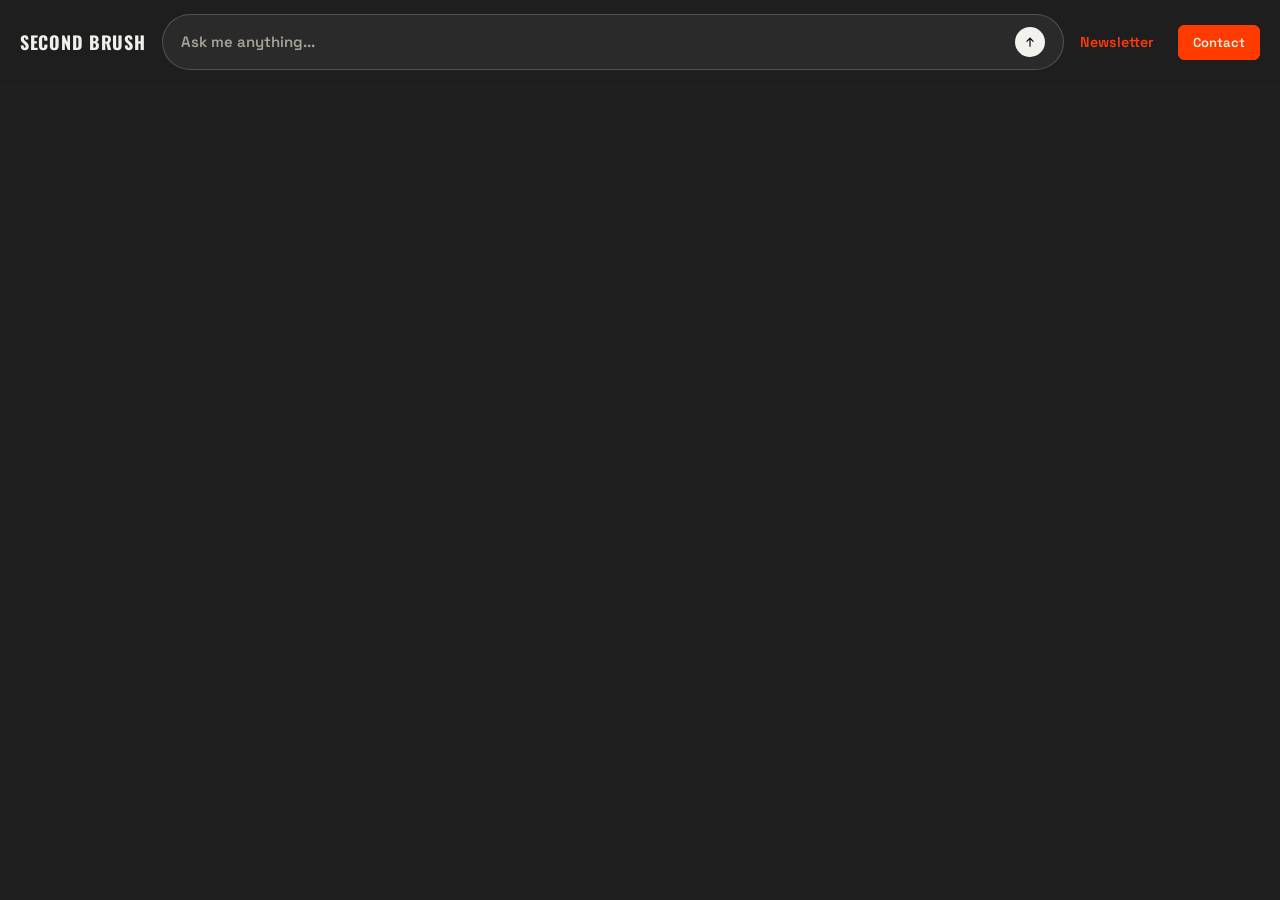
<file: index.html>
<!doctype html>
<html lang="ko">
  <head>
    <meta charset="UTF-8" />
    <meta name="viewport" content="width=device-width, initial-scale=1.0" />
    <title>Second Brush</title>
    <link rel="canonical" href="https://www.secondbrush.co.kr/home/" />
    <meta http-equiv="refresh" content="0; url=/home/" />
    <script>
      window.location.replace('/home/');
    </script>
  </head>
  <body>
    <a href="/home/">Go to Home</a>
  </body>
</html>
</file>
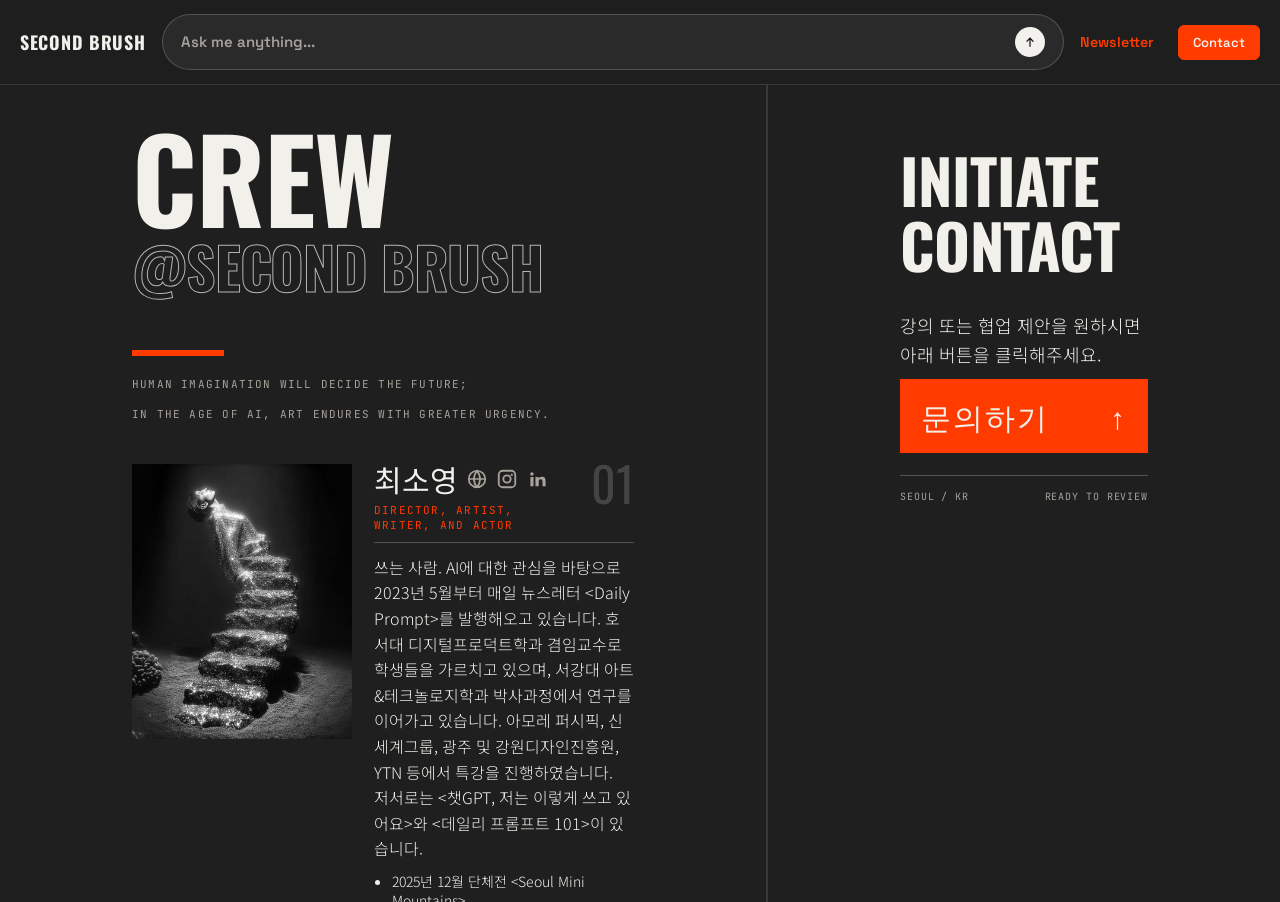
<file: contact/index.html>
<!doctype html>
<html lang="ko">
  <head>
    <meta charset="UTF-8" />
    <meta name="viewport" content="width=device-width, initial-scale=1.0" />
    <!-- Google Tag Manager -->
    <script>(function(w,d,s,l,i){w[l]=w[l]||[];w[l].push({'gtm.start':new Date().getTime(),event:'gtm.js'});var f=d.getElementsByTagName(s)[0],j=d.createElement(s),dl=l!='dataLayer'?'&l='+l:'';j.async=true;j.src='https://www.googletagmanager.com/gtm.js?id='+i+dl;f.parentNode.insertBefore(j,f);})(window,document,'script','dataLayer','GTM-KFZ3HS3B');</script>
    <!-- End Google Tag Manager -->
    <meta name="description" content="Second Brush 크루 소개와 강의/협업 문의 안내 페이지." />
    <meta name="robots" content="index,follow" />
    <link rel="canonical" href="https://www.secondbrush.co.kr/contact/" />
    <meta property="og:type" content="website" />
    <meta property="og:site_name" content="Second Brush" />
    <meta property="og:title" content="Second Brush | Contact" />
    <meta property="og:description" content="Second Brush 크루 소개와 강의/협업 문의 안내 페이지." />
    <meta property="og:url" content="https://www.secondbrush.co.kr/contact/" />
    <title>Second Brush</title>
    <link rel="icon" type="image/svg+xml" href="/assets/favicon.svg" />
    <link rel="preconnect" href="https://fonts.googleapis.com" />
    <link rel="preconnect" href="https://fonts.gstatic.com" crossorigin />
    <link
      href="https://fonts.googleapis.com/css2?family=EB+Garamond:ital,wght@0,400;1,400&family=JetBrains+Mono:wght@400&family=Noto+Sans+KR:wght@300;400;500&family=Oswald:wght@500;700&family=Space+Grotesk:wght@600&display=swap"
      rel="stylesheet"
    />
    <link rel="stylesheet" href="/src/style.css" />
  </head>
  <body class="contact-page">
    <!-- Google Tag Manager (noscript) -->
    <noscript><iframe src="https://www.googletagmanager.com/ns.html?id=GTM-KFZ3HS3B" height="0" width="0" style="display:none;visibility:hidden"></iframe></noscript>
    <!-- End Google Tag Manager (noscript) -->
    <header class="site-header">
      <a class="brand brand-glitch" href="/home/">
        <span class="glitch-text" data-text="SECOND BRUSH">SECOND BRUSH</span>
      </a>

      <a class="ask-bar" href="#" aria-label="Open ask assistant" data-track-event="cta_click" data-track-label="header_ask_bar">
        <span class="ask-bar-text">Ask me anything...</span>
        <span class="ask-send" aria-hidden="true">
          <svg viewBox="0 0 20 20" focusable="false" aria-hidden="true">
            <path d="m10 4.8 4.3 4.3-.95.95-2.65-2.65v7.75H9.35V7.4L6.7 10.05l-.95-.95z" />
          </svg>
        </span>
      </a>

      <nav class="header-actions" aria-label="Primary links">
        <a href="https://blog.secondbrush.co.kr/" class="nav-link" target="_blank" rel="noopener noreferrer" data-track-event="cta_click" data-track-label="header_newsletter">Newsletter</a>
        <a href="/contact/" class="contact-link is-active" data-track-event="cta_click" data-track-label="header_contact">Contact</a>
      </nav>
    </header>

    <main class="contact-editorial contact-editorial-modern">
      <section class="contact-left">
        <div class="contact-left-inner">
          <div class="contact-left-intro">
            <h1 class="contact-manifest-title">
              CREW<br /><span>@SECOND BRUSH</span>
            </h1>
            <div class="contact-rule"></div>
            <p class="eyebrow">Human imagination will decide the future;<br />in the age of AI, art endures with greater urgency.</p>
          </div>

          <article class="crew-card">
            <div class="crew-row">
              <div class="portrait-wrap">
                <img src="/assets/images/crew/soyoung.png" alt="최소영 portrait" />
              </div>
              <div class="crew-meta">
                <div class="crew-head">
                  <div>
                    <div class="crew-name-line">
                      <h3>최소영</h3>
                      <a href="https://www.threads.com/@dailyprompt_" target="_blank" rel="noreferrer noopener" aria-label="최소영 대표 링크" data-track-event="cta_click" data-track-label="crew01_name_link" class="social-icon">
                        <svg class="icon-stroke" viewBox="0 0 24 24" aria-hidden="true">
                          <circle cx="12" cy="12" r="9"></circle>
                          <path d="M3 12h18"></path>
                          <path d="M12 3a14 14 0 0 1 0 18"></path>
                          <path d="M12 3a14 14 0 0 0 0 18"></path>
                        </svg>
                      </a>
                      <a href="https://www.instagram.com/dailyprompt_/" target="_blank" rel="noreferrer noopener" aria-label="최소영 Instagram" data-track-event="cta_click" data-track-label="crew01_instagram" class="social-icon">
                        <svg viewBox="0 0 24 24" aria-hidden="true"><path d="M7.5 2h9A5.5 5.5 0 0 1 22 7.5v9a5.5 5.5 0 0 1-5.5 5.5h-9A5.5 5.5 0 0 1 2 16.5v-9A5.5 5.5 0 0 1 7.5 2Zm0 2A3.5 3.5 0 0 0 4 7.5v9A3.5 3.5 0 0 0 7.5 20h9a3.5 3.5 0 0 0 3.5-3.5v-9A3.5 3.5 0 0 0 16.5 4h-9Zm4.5 3a5 5 0 1 1 0 10 5 5 0 0 1 0-10Zm0 2a3 3 0 1 0 0 6 3 3 0 0 0 0-6Zm5.25-2.75a1.25 1.25 0 1 1 0 2.5 1.25 1.25 0 0 1 0-2.5Z"/></svg>
                      </a>
                      <a href="https://www.linkedin.com/in/syarancha/" target="_blank" rel="noreferrer noopener" aria-label="최소영 LinkedIn" data-track-event="cta_click" data-track-label="crew01_linkedin" class="social-icon">
                        <svg viewBox="0 0 24 24" aria-hidden="true"><path d="M6.5 8.4A1.9 1.9 0 1 1 6.5 4.6a1.9 1.9 0 0 1 0 3.8ZM4.8 9.9h3.4V20H4.8V9.9Zm5.5 0h3.3v1.4h.1c.5-.9 1.6-1.7 3.4-1.7 3.6 0 4.3 2.2 4.3 5.2V20H18v-4.7c0-1.3 0-3-1.9-3s-2.2 1.4-2.2 2.9V20h-3.6V9.9Z"/></svg>
                      </a>
                    </div>
                    <p class="crew-role">Director, Artist, Writer, and Actor</p>
                  </div>
                  <span class="crew-no">01</span>
                </div>
                <p class="crew-bio">
                  쓰는 사람. AI에 대한 관심을 바탕으로 2023년 5월부터 매일 뉴스레터 &lt;Daily Prompt&gt;를 발행해오고 있습니다. 호서대 디지털프로덕트학과 겸임교수로 학생들을 가르치고 있으며, 서강대 아트&amp;테크놀로지학과 박사과정에서 연구를 이어가고 있습니다. 아모레 퍼시픽, 신세계그룹, 광주 및 강원디자인진흥원, YTN 등에서 특강을 진행하였습니다.<br />저서로는 &lt;챗GPT, 저는 이렇게 쓰고 있어요&gt;와 &lt;데일리 프롬프트 101&gt;이 있습니다.
                </p>
                <ul class="crew-books">
                  <li>2025년 12월 단체전 &lt;Seoul Mini Mountains&gt;</li>
                  <li>2025년 11월 개인전 &lt;낮게 흐르는 물&gt;</li>
                  <li>2023년 9월 제 10회 광주디자인비엔날레 &lt;디자인 비엔날레의 시작: 무한한 지평선을 향하여&gt; 공동 작업</li>
                  <li>2023년 3월 국내 최초 ‘AI vs 인간’ &lt;Here WE ARE&gt; 전시 총괄 및 참여작가</li>
                </ul>
                <div class="crew-tags">
                  <span>Daily Prompt</span>
                  <span>Lecturer</span>
                  <span class="is-accent">Research</span>
                </div>
              </div>
            </div>
          </article>

          <article class="crew-card">
            <div class="crew-row">
              <div class="portrait-wrap">
                <img src="/assets/images/crew/jaehong.png" alt="안재홍 portrait" />
              </div>
              <div class="crew-meta">
                <div class="crew-head">
                  <div>
                    <div class="crew-name-line">
                      <h3>안재홍</h3>
                      <a href="https://www.instagram.com/jae_hong__an" target="_blank" rel="noreferrer noopener" aria-label="안재홍 대표 링크" data-track-event="cta_click" data-track-label="crew02_name_link" class="social-icon">
                        <svg viewBox="0 0 24 24" aria-hidden="true"><path d="M7.5 2h9A5.5 5.5 0 0 1 22 7.5v9a5.5 5.5 0 0 1-5.5 5.5h-9A5.5 5.5 0 0 1 2 16.5v-9A5.5 5.5 0 0 1 7.5 2Zm0 2A3.5 3.5 0 0 0 4 7.5v9A3.5 3.5 0 0 0 7.5 20h9a3.5 3.5 0 0 0 3.5-3.5v-9A3.5 3.5 0 0 0 16.5 4h-9Zm4.5 3a5 5 0 1 1 0 10 5 5 0 0 1 0-10Zm0 2a3 3 0 1 0 0 6 3 3 0 0 0 0-6Zm5.25-2.75a1.25 1.25 0 1 1 0 2.5 1.25 1.25 0 0 1 0-2.5Z"/></svg>
                      </a>
                    </div>
                    <p class="crew-role">Media Artist</p>
                  </div>
                  <span class="crew-no">02</span>
                </div>
                <p class="crew-bio">
                  만드는 사람. 생성형 AI 기반 시네마틱 실험을 중심으로 전시, 영상 제작, 강의와 연구를 병행하는 미디어 아티스트입니다. 서강대 아트&amp;테크놀로지학과 박사과정에서 연구를 이어가며, 한경국립대 출강과 함께 이미지·영상 생성 워크숍을 진행하고 있습니다. 공공 전시와 방송, 공연 영상까지 작업 범위를 넓혀왔고, 저서로는 &lt;AI 원더랜드&gt;와 &lt;AI 영상×미드저니·런웨이·소라·클링·하이루오&gt;가 있습니다.
                </p>
                <ul class="crew-books">
                  <li>2025년 10월 개인전 &lt;WE WERE HERE&gt;</li>
                  <li>2025년 9월 Runway AI 단편영화 공모전 ‘Gen 48: Aleph edition, People’s Choice Honoree’ 수상</li>
                  <li>2024년 9월 뉴욕 타임스퀘어 ‘Light Visions’ 아나몰픽 영상 전시</li>
                  <li>2023년 12월 서울라이트 광화문 2023 참여 작가 &lt;A Hundred Possibilites&gt; &amp; &lt;VENECITE&gt;</li>
                  <li>2023년 12월 뮤지컬 &lt;대장장이 척&gt; 무대 영상 제작</li>
                  <li>2023년 9월 제 10회 광주디자인비엔날레 참여작가 &lt;디자인비엔날레의 시작: 무한한 지평선을 향하여&gt;</li>
                  <li>2023년 7월 KBS 2TV 9층시사국 &lt;인공지능,예술을넘보다&gt; 출연 및 생성 AI 영상제작</li>
                  <li>2023년 3월 국내 최초 ‘AI vs 인간’ 단체전 &lt;Here WE ARE&gt; 전시기획 및 참여작가</li>
                </ul>
                <div class="crew-tags">
                  <span>Media Art</span>
                  <span>Exhibition</span>
                  <span class="is-accent">AI Cinema</span>
                </div>
              </div>
            </div>
          </article>

          <article class="crew-card">
            <div class="crew-row">
              <div class="portrait-wrap">
                <img src="/assets/images/crew/junghyun.png" alt="손정현 portrait" />
              </div>
              <div class="crew-meta">
                <div class="crew-head">
                  <div>
                    <div class="crew-name-line">
                      <h3>손정현</h3>
                      <a href="https://sohnjunghyun.com/home" target="_blank" rel="noreferrer noopener" aria-label="손정현 대표 링크" data-track-event="cta_click" data-track-label="crew03_name_link" class="social-icon">
                        <svg class="icon-stroke" viewBox="0 0 24 24" aria-hidden="true">
                          <circle cx="12" cy="12" r="9"></circle>
                          <path d="M3 12h18"></path>
                          <path d="M12 3a14 14 0 0 1 0 18"></path>
                          <path d="M12 3a14 14 0 0 0 0 18"></path>
                        </svg>
                      </a>
                      <a href="https://www.instagram.com/sohnjunghyun/" target="_blank" rel="noreferrer noopener" aria-label="손정현 Instagram" data-track-event="cta_click" data-track-label="crew03_instagram" class="social-icon">
                        <svg viewBox="0 0 24 24" aria-hidden="true"><path d="M7.5 2h9A5.5 5.5 0 0 1 22 7.5v9a5.5 5.5 0 0 1-5.5 5.5h-9A5.5 5.5 0 0 1 2 16.5v-9A5.5 5.5 0 0 1 7.5 2Zm0 2A3.5 3.5 0 0 0 4 7.5v9A3.5 3.5 0 0 0 7.5 20h9a3.5 3.5 0 0 0 3.5-3.5v-9A3.5 3.5 0 0 0 16.5 4h-9Zm4.5 3a5 5 0 1 1 0 10 5 5 0 0 1 0-10Zm0 2a3 3 0 1 0 0 6 3 3 0 0 0 0-6Zm5.25-2.75a1.25 1.25 0 1 1 0 2.5 1.25 1.25 0 0 1 0-2.5Z"/></svg>
                      </a>
                    </div>
                    <p class="crew-role">DESIGNER of OAOO &amp; DIRECTOR of Baecheob</p>
                  </div>
                  <span class="crew-no">03</span>
                </div>
                <p class="crew-bio">
                  지키는 사람. 브랜드의 정체성을 물성과 감각으로 번역하는 작업을 이어가고 있습니다. 홍익대 국제디자인전문대학원 디자인경영 석사 과정을 바탕으로 아이덴티티, 캠페인, 패키지까지 연결된 시각 체계를 설계하며 서울을 기반으로 다양한 브랜드 프로젝트를 진행하고 있습니다.
                </p>
                <ul class="crew-books">
                  <li>2025년 표구용 비단을 활용한 주류 포장 가방 개발, 서울</li>
                  <li>2024년 Pelican Works 프로젝트 아이덴티티, 서울</li>
                  <li>2024년 Surfff 여름 캠페인 2024, 서울</li>
                  <li>2024년 Cafe'in24 기업 아이덴티티, 서울</li>
                  <li>2023년 LONG LABEL 워크북 다이어리 2024, 서울</li>
                  <li>2023년 허블룸 브랜드 비주얼 아이덴티티, 서울</li>
                  <li>2023년 TIFFF 브랜드 매니지먼트, 서울</li>
                </ul>
                <div class="crew-tags">
                  <span>Baecheob</span>
                  <span>Identity</span>
                  <span class="is-accent">Material Craft</span>
                </div>
              </div>
            </div>
          </article>
        </div>
      </section>

      <section class="contact-right">
        <div class="contact-right-inner contact-panel">
          <h2 class="contact-side-title">INITIATE<br />CONTACT</h2>

          <p class="contact-guide">
  강의 또는 협업 제안을 원하시면 아래 버튼을 클릭해주세요.
</p>

<a
  class="contact-submit"
  href="https://iamarancia.notion.site/1a06ec0e5cd2808f8db0ca2d5a79ece3?pvs=105"
  target="_blank"
  rel="noreferrer noopener"
  data-track-event="inquiry_click"
  data-track-label="contact_transmit">
  <span>문의하기</span>
  <span aria-hidden="true">↑</span>
</a>

          <div class="contact-foot-meta">
            <span>SEOUL / KR</span>
            <span>READY TO REVIEW</span>
          </div>
        </div>
      </section>
    </main>

    <script src="/src/site.js"></script>
  </body>
</html>
</file>
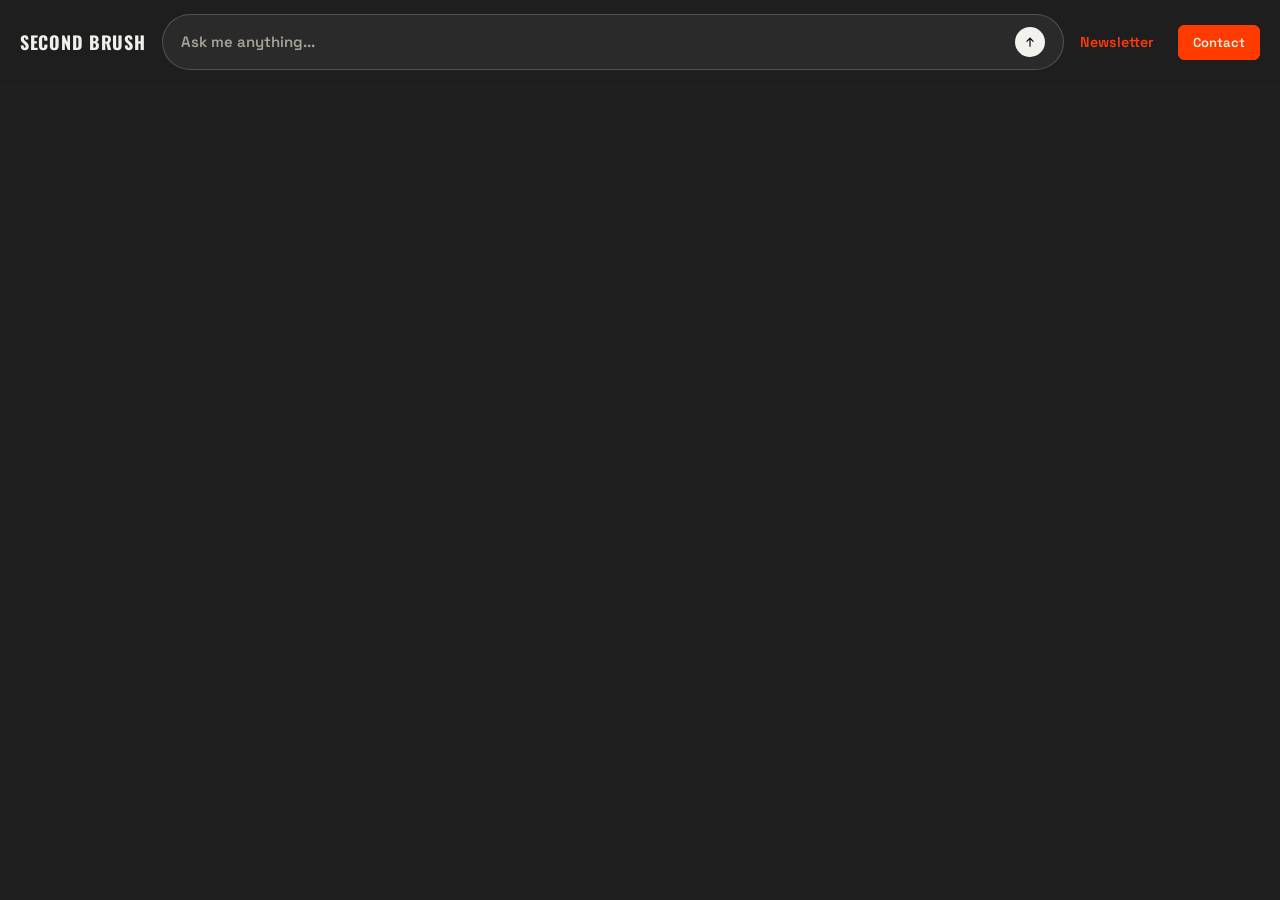
<file: home/index.html>
<!doctype html>
<html lang="ko">
  <head>
    <meta charset="UTF-8" />
    <meta name="viewport" content="width=device-width, initial-scale=1.0" />
    <!-- Google Tag Manager -->
    <script>(function(w,d,s,l,i){w[l]=w[l]||[];w[l].push({'gtm.start':new Date().getTime(),event:'gtm.js'});var f=d.getElementsByTagName(s)[0],j=d.createElement(s),dl=l!='dataLayer'?'&l='+l:'';j.async=true;j.src='https://www.googletagmanager.com/gtm.js?id='+i+dl;f.parentNode.insertBefore(j,f);})(window,document,'script','dataLayer','GTM-KFZ3HS3B');</script>
    <!-- End Google Tag Manager -->
    <meta name="description" content="Second Brush 포트폴리오와 Daily Prompt 아카이브를 탐색하는 에디토리얼 피드." />
    <meta name="robots" content="index,follow" />
    <link rel="canonical" href="https://www.secondbrush.co.kr/home/" />
    <meta property="og:type" content="website" />
    <meta property="og:site_name" content="Second Brush" />
    <meta property="og:title" content="Second Brush" />
    <meta property="og:description" content="Second Brush 포트폴리오와 Daily Prompt 아카이브를 탐색하는 에디토리얼 피드." />
    <meta property="og:url" content="https://www.secondbrush.co.kr/home/" />
    <title>Second Brush</title>
    <link rel="icon" type="image/svg+xml" href="/assets/favicon.svg" />
    <link rel="preconnect" href="https://fonts.googleapis.com" />
    <link rel="preconnect" href="https://fonts.gstatic.com" crossorigin />
    <link
      href="https://fonts.googleapis.com/css2?family=EB+Garamond:ital,wght@0,400;1,400&family=JetBrains+Mono:wght@400&family=Oswald:wght@500;700&family=Space+Grotesk:wght@600&display=swap"
      rel="stylesheet"
    />
    <link rel="stylesheet" href="/src/style.css" />
  </head>
  <body>
    <!-- Google Tag Manager (noscript) -->
    <noscript><iframe src="https://www.googletagmanager.com/ns.html?id=GTM-KFZ3HS3B" height="0" width="0" style="display:none;visibility:hidden"></iframe></noscript>
    <!-- End Google Tag Manager (noscript) -->
    <header class="site-header">
      <a class="brand brand-glitch" href="/home/">
        <span class="glitch-text" data-text="SECOND BRUSH">SECOND BRUSH</span>
      </a>

      <a class="ask-bar" href="/home/" aria-label="Open ask assistant" data-track-event="cta_click" data-track-label="header_ask_bar">
        <span class="ask-bar-text">Ask me anything...</span>
        <span class="ask-send" aria-hidden="true">
          <svg viewBox="0 0 20 20" focusable="false" aria-hidden="true">
            <path d="m10 4.8 4.3 4.3-.95.95-2.65-2.65v7.75H9.35V7.4L6.7 10.05l-.95-.95z" />
          </svg>
        </span>
      </a>

      <nav class="header-actions" aria-label="Primary links">
        <a href="https://blog.secondbrush.co.kr/" class="nav-link" target="_blank" rel="noopener noreferrer" data-track-event="cta_click" data-track-label="header_newsletter">Newsletter</a>
        <a href="/contact/" class="contact-link" data-track-event="cta_click" data-track-label="header_contact">Contact</a>
      </nav>
    </header>

    <main class="layout">
      <section id="feed" class="feed" aria-live="polite"></section>
    </main>

    <template id="card-template">
      <article class="card">
        <div class="card-media-wrap"></div>
        <div class="card-meta">
          <p class="card-title"></p>
          <p class="card-type"></p>
        </div>
      </article>
    </template>

    <script src="/src/site.js"></script>
    <script type="module" src="/src/main.js"></script>
  </body>
</html>
</file>
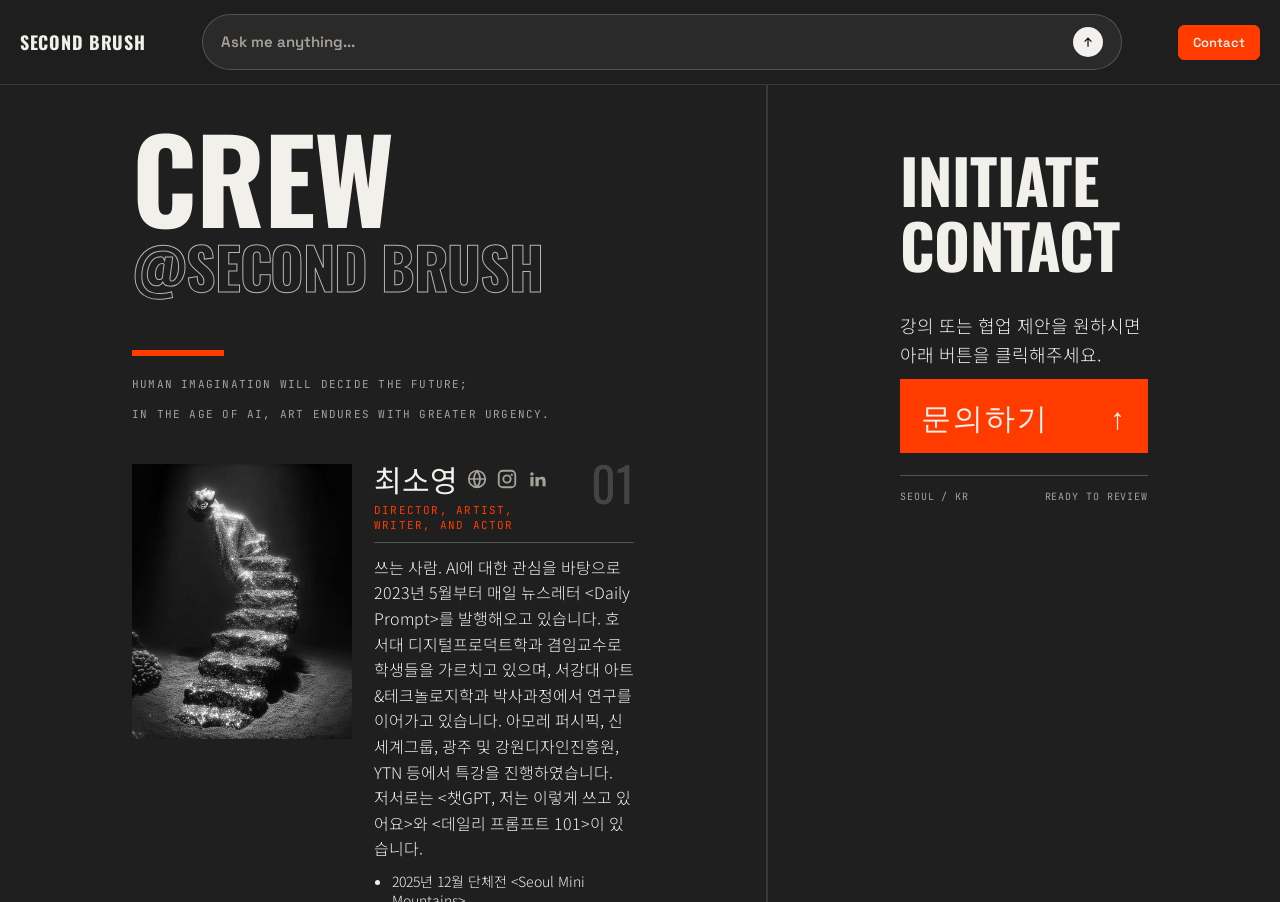
<file: official web/contact/index.html>
<!doctype html>
<html lang="ko">
  <head>
    <meta charset="UTF-8" />
    <meta name="viewport" content="width=device-width, initial-scale=1.0" />
    <!-- Google Tag Manager -->
    <script>(function(w,d,s,l,i){w[l]=w[l]||[];w[l].push({'gtm.start':new Date().getTime(),event:'gtm.js'});var f=d.getElementsByTagName(s)[0],j=d.createElement(s),dl=l!='dataLayer'?'&l='+l:'';j.async=true;j.src='https://www.googletagmanager.com/gtm.js?id='+i+dl;f.parentNode.insertBefore(j,f);})(window,document,'script','dataLayer','GTM-KFZ3HS3B');</script>
    <!-- End Google Tag Manager -->
    <meta name="description" content="Second Brush 크루 소개와 강의/협업 문의 안내 페이지." />
    <meta name="robots" content="index,follow" />
    <link rel="canonical" href="https://www.secondbrush.co.kr/contact/" />
    <meta property="og:type" content="website" />
    <meta property="og:site_name" content="Second Brush" />
    <meta property="og:title" content="Second Brush | Contact" />
    <meta property="og:description" content="Second Brush 크루 소개와 강의/협업 문의 안내 페이지." />
    <meta property="og:url" content="https://www.secondbrush.co.kr/contact/" />
    <title>Second Brush</title>
    <link rel="icon" type="image/svg+xml" href="/assets/favicon.svg" />
    <link rel="preconnect" href="https://fonts.googleapis.com" />
    <link rel="preconnect" href="https://fonts.gstatic.com" crossorigin />
    <link
      href="https://fonts.googleapis.com/css2?family=EB+Garamond:ital,wght@0,400;1,400&family=JetBrains+Mono:wght@400&family=Noto+Sans+KR:wght@300;400;500&family=Oswald:wght@500;700&family=Space+Grotesk:wght@600&display=swap"
      rel="stylesheet"
    />
    <link rel="stylesheet" href="/src/style.css" />
  </head>
  <body class="contact-page">
    <!-- Google Tag Manager (noscript) -->
    <noscript><iframe src="https://www.googletagmanager.com/ns.html?id=GTM-KFZ3HS3B" height="0" width="0" style="display:none;visibility:hidden"></iframe></noscript>
    <!-- End Google Tag Manager (noscript) -->
    <header class="site-header">
      <a class="brand brand-glitch" href="/home/">
        <span class="glitch-text" data-text="SECOND BRUSH">SECOND BRUSH</span>
      </a>

      <a class="ask-bar" href="#" aria-label="Open ask assistant" data-track-event="cta_click" data-track-label="header_ask_bar">
        <span class="ask-bar-text">Ask me anything...</span>
        <span class="ask-send" aria-hidden="true">
          <svg viewBox="0 0 20 20" focusable="false" aria-hidden="true">
            <path d="m10 4.8 4.3 4.3-.95.95-2.65-2.65v7.75H9.35V7.4L6.7 10.05l-.95-.95z" />
          </svg>
        </span>
      </a>

      <nav class="header-actions" aria-label="Primary links">
        <a href="/contact/" class="contact-link is-active" data-track-event="cta_click" data-track-label="header_contact">Contact</a>
      </nav>
    </header>

    <main class="contact-editorial contact-editorial-modern">
      <section class="contact-left">
        <div class="contact-left-inner">
          <div class="contact-left-intro">
            <h1 class="contact-manifest-title">
              CREW<br /><span>@SECOND BRUSH</span>
            </h1>
            <div class="contact-rule"></div>
            <p class="eyebrow">Human imagination will decide the future;<br />in the age of AI, art endures with greater urgency.</p>
          </div>

          <article class="crew-card">
            <div class="crew-row">
              <div class="portrait-wrap">
                <img src="/assets/images/crew/soyoung.png" alt="최소영 portrait" />
              </div>
              <div class="crew-meta">
                <div class="crew-head">
                  <div>
                    <div class="crew-name-line">
                      <h3>최소영</h3>
                      <a href="https://www.threads.com/@dailyprompt_" target="_blank" rel="noreferrer noopener" aria-label="최소영 대표 링크" data-track-event="cta_click" data-track-label="crew01_name_link" class="social-icon">
                        <svg class="icon-stroke" viewBox="0 0 24 24" aria-hidden="true">
                          <circle cx="12" cy="12" r="9"></circle>
                          <path d="M3 12h18"></path>
                          <path d="M12 3a14 14 0 0 1 0 18"></path>
                          <path d="M12 3a14 14 0 0 0 0 18"></path>
                        </svg>
                      </a>
                      <a href="https://www.instagram.com/dailyprompt_/" target="_blank" rel="noreferrer noopener" aria-label="최소영 Instagram" data-track-event="cta_click" data-track-label="crew01_instagram" class="social-icon">
                        <svg viewBox="0 0 24 24" aria-hidden="true"><path d="M7.5 2h9A5.5 5.5 0 0 1 22 7.5v9a5.5 5.5 0 0 1-5.5 5.5h-9A5.5 5.5 0 0 1 2 16.5v-9A5.5 5.5 0 0 1 7.5 2Zm0 2A3.5 3.5 0 0 0 4 7.5v9A3.5 3.5 0 0 0 7.5 20h9a3.5 3.5 0 0 0 3.5-3.5v-9A3.5 3.5 0 0 0 16.5 4h-9Zm4.5 3a5 5 0 1 1 0 10 5 5 0 0 1 0-10Zm0 2a3 3 0 1 0 0 6 3 3 0 0 0 0-6Zm5.25-2.75a1.25 1.25 0 1 1 0 2.5 1.25 1.25 0 0 1 0-2.5Z"/></svg>
                      </a>
                      <a href="https://www.linkedin.com/feed/" target="_blank" rel="noreferrer noopener" aria-label="최소영 LinkedIn" data-track-event="cta_click" data-track-label="crew01_linkedin" class="social-icon">
                        <svg viewBox="0 0 24 24" aria-hidden="true"><path d="M6.5 8.4A1.9 1.9 0 1 1 6.5 4.6a1.9 1.9 0 0 1 0 3.8ZM4.8 9.9h3.4V20H4.8V9.9Zm5.5 0h3.3v1.4h.1c.5-.9 1.6-1.7 3.4-1.7 3.6 0 4.3 2.2 4.3 5.2V20H18v-4.7c0-1.3 0-3-1.9-3s-2.2 1.4-2.2 2.9V20h-3.6V9.9Z"/></svg>
                      </a>
                    </div>
                    <p class="crew-role">Director, Artist, Writer, and Actor</p>
                  </div>
                  <span class="crew-no">01</span>
                </div>
                <p class="crew-bio">
                  쓰는 사람. AI에 대한 관심을 바탕으로 2023년 5월부터 매일 뉴스레터 &lt;Daily Prompt&gt;를 발행해오고 있습니다. 호서대 디지털프로덕트학과 겸임교수로 학생들을 가르치고 있으며, 서강대 아트&amp;테크놀로지학과 박사과정에서 연구를 이어가고 있습니다. 아모레 퍼시픽, 신세계그룹, 광주 및 강원디자인진흥원, YTN 등에서 특강을 진행하였습니다.<br />저서로는 &lt;챗GPT, 저는 이렇게 쓰고 있어요&gt;와 &lt;데일리 프롬프트 101&gt;이 있습니다.
                </p>
                <ul class="crew-books">
                  <li>2025년 12월 단체전 &lt;Seoul Mini Mountains&gt;</li>
                  <li>2025년 11월 개인전 &lt;낮게 흐르는 물&gt;</li>
                  <li>2023년 9월 제 10회 광주디자인비엔날레 &lt;디자인 비엔날레의 시작: 무한한 지평선을 향하여&gt; 공동 작업</li>
                  <li>2023년 3월 국내 최초 ‘AI vs 인간’ &lt;Here WE ARE&gt; 전시 총괄 및 참여작가</li>
                </ul>
                <div class="crew-tags">
                  <span>Daily Prompt</span>
                  <span>Lecturer</span>
                  <span class="is-accent">Research</span>
                </div>
              </div>
            </div>
          </article>

          <article class="crew-card">
            <div class="crew-row">
              <div class="portrait-wrap">
                <img src="/assets/images/crew/jaehong.png" alt="안재홍 portrait" />
              </div>
              <div class="crew-meta">
                <div class="crew-head">
                  <div>
                    <div class="crew-name-line">
                      <h3>안재홍</h3>
                      <a href="https://www.instagram.com/jae_hong__an" target="_blank" rel="noreferrer noopener" aria-label="안재홍 대표 링크" data-track-event="cta_click" data-track-label="crew02_name_link" class="social-icon">
                        <svg viewBox="0 0 24 24" aria-hidden="true"><path d="M7.5 2h9A5.5 5.5 0 0 1 22 7.5v9a5.5 5.5 0 0 1-5.5 5.5h-9A5.5 5.5 0 0 1 2 16.5v-9A5.5 5.5 0 0 1 7.5 2Zm0 2A3.5 3.5 0 0 0 4 7.5v9A3.5 3.5 0 0 0 7.5 20h9a3.5 3.5 0 0 0 3.5-3.5v-9A3.5 3.5 0 0 0 16.5 4h-9Zm4.5 3a5 5 0 1 1 0 10 5 5 0 0 1 0-10Zm0 2a3 3 0 1 0 0 6 3 3 0 0 0 0-6Zm5.25-2.75a1.25 1.25 0 1 1 0 2.5 1.25 1.25 0 0 1 0-2.5Z"/></svg>
                      </a>
                    </div>
                    <p class="crew-role">Media Artist</p>
                  </div>
                  <span class="crew-no">02</span>
                </div>
                <p class="crew-bio">
                  만드는 사람. 생성형 AI 기반 시네마틱 실험을 중심으로 전시, 영상 제작, 강의와 연구를 병행하는 미디어 아티스트입니다. 서강대 아트&amp;테크놀로지학과 박사과정에서 연구를 이어가며, 한경국립대 출강과 함께 이미지·영상 생성 워크숍을 진행하고 있습니다. 공공 전시와 방송, 공연 영상까지 작업 범위를 넓혀왔고, 저서로는 &lt;AI 원더랜드&gt;와 &lt;AI 영상×미드저니·런웨이·소라·클링·하이루오&gt;가 있습니다.
                </p>
                <ul class="crew-books">
                  <li>2025년 10월 개인전 &lt;WE WERE HERE&gt;</li>
                  <li>2025년 9월 Runway AI 단편영화 공모전 ‘Gen 48: Aleph edition, People’s Choice Honoree’ 수상</li>
                  <li>2024년 9월 뉴욕 타임스퀘어 ‘Light Visions’ 아나몰픽 영상 전시</li>
                  <li>2023년 12월 서울라이트 광화문 2023 참여 작가 &lt;A Hundred Possibilites&gt; &amp; &lt;VENECITE&gt;</li>
                  <li>2023년 12월 뮤지컬 &lt;대장장이 척&gt; 무대 영상 제작</li>
                  <li>2023년 9월 제 10회 광주디자인비엔날레 참여작가 &lt;디자인비엔날레의 시작: 무한한 지평선을 향하여&gt;</li>
                  <li>2023년 7월 KBS 2TV 9층시사국 &lt;인공지능,예술을넘보다&gt; 출연 및 생성 AI 영상제작</li>
                  <li>2023년 3월 국내 최초 ‘AI vs 인간’ 단체전 &lt;Here WE ARE&gt; 전시기획 및 참여작가</li>
                </ul>
                <div class="crew-tags">
                  <span>Media Art</span>
                  <span>Exhibition</span>
                  <span class="is-accent">AI Cinema</span>
                </div>
              </div>
            </div>
          </article>

          <article class="crew-card">
            <div class="crew-row">
              <div class="portrait-wrap">
                <img src="/assets/images/crew/junghyun.png" alt="손정현 portrait" />
              </div>
              <div class="crew-meta">
                <div class="crew-head">
                  <div>
                    <div class="crew-name-line">
                      <h3>손정현</h3>
                      <a href="https://sohnjunghyun.com/home" target="_blank" rel="noreferrer noopener" aria-label="손정현 대표 링크" data-track-event="cta_click" data-track-label="crew03_name_link" class="social-icon">
                        <svg class="icon-stroke" viewBox="0 0 24 24" aria-hidden="true">
                          <circle cx="12" cy="12" r="9"></circle>
                          <path d="M3 12h18"></path>
                          <path d="M12 3a14 14 0 0 1 0 18"></path>
                          <path d="M12 3a14 14 0 0 0 0 18"></path>
                        </svg>
                      </a>
                      <a href="https://www.instagram.com/sohnjunghyun/" target="_blank" rel="noreferrer noopener" aria-label="손정현 Instagram" data-track-event="cta_click" data-track-label="crew03_instagram" class="social-icon">
                        <svg viewBox="0 0 24 24" aria-hidden="true"><path d="M7.5 2h9A5.5 5.5 0 0 1 22 7.5v9a5.5 5.5 0 0 1-5.5 5.5h-9A5.5 5.5 0 0 1 2 16.5v-9A5.5 5.5 0 0 1 7.5 2Zm0 2A3.5 3.5 0 0 0 4 7.5v9A3.5 3.5 0 0 0 7.5 20h9a3.5 3.5 0 0 0 3.5-3.5v-9A3.5 3.5 0 0 0 16.5 4h-9Zm4.5 3a5 5 0 1 1 0 10 5 5 0 0 1 0-10Zm0 2a3 3 0 1 0 0 6 3 3 0 0 0 0-6Zm5.25-2.75a1.25 1.25 0 1 1 0 2.5 1.25 1.25 0 0 1 0-2.5Z"/></svg>
                      </a>
                    </div>
                    <p class="crew-role">DESIGNER of OAOO &amp; DIRECTOR of Baecheob</p>
                  </div>
                  <span class="crew-no">03</span>
                </div>
                <p class="crew-bio">
                  지키는 사람. 브랜드의 정체성을 물성과 감각으로 번역하는 작업을 이어가고 있습니다. 홍익대 국제디자인전문대학원 디자인경영 석사 과정을 바탕으로 아이덴티티, 캠페인, 패키지까지 연결된 시각 체계를 설계하며 서울을 기반으로 다양한 브랜드 프로젝트를 진행하고 있습니다.
                </p>
                <ul class="crew-books">
                  <li>2025년 표구용 비단을 활용한 주류 포장 가방 개발, 서울</li>
                  <li>2024년 Pelican Works 프로젝트 아이덴티티, 서울</li>
                  <li>2024년 Surfff 여름 캠페인 2024, 서울</li>
                  <li>2024년 Cafe'in24 기업 아이덴티티, 서울</li>
                  <li>2023년 LONG LABEL 워크북 다이어리 2024, 서울</li>
                  <li>2023년 허블룸 브랜드 비주얼 아이덴티티, 서울</li>
                  <li>2023년 TIFFF 브랜드 매니지먼트, 서울</li>
                </ul>
                <div class="crew-tags">
                  <span>Baecheob</span>
                  <span>Identity</span>
                  <span class="is-accent">Material Craft</span>
                </div>
              </div>
            </div>
          </article>
        </div>
      </section>

      <section class="contact-right">
        <div class="contact-right-inner contact-panel">
          <h2 class="contact-side-title">INITIATE<br />CONTACT</h2>

          <p class="contact-guide">
  강의 또는 협업 제안을 원하시면 아래 버튼을 클릭해주세요.
</p>

<a
  class="contact-submit"
  href="https://iamarancia.notion.site/1a06ec0e5cd2808f8db0ca2d5a79ece3?pvs=105"
  target="_blank"
  rel="noreferrer noopener"
  data-track-event="inquiry_click"
  data-track-label="contact_transmit">
  <span>문의하기</span>
  <span aria-hidden="true">↑</span>
</a>

          <div class="contact-foot-meta">
            <span>SEOUL / KR</span>
            <span>READY TO REVIEW</span>
          </div>
        </div>
      </section>
    </main>

    <script src="/src/site.js"></script>
  </body>
</html>
</file>
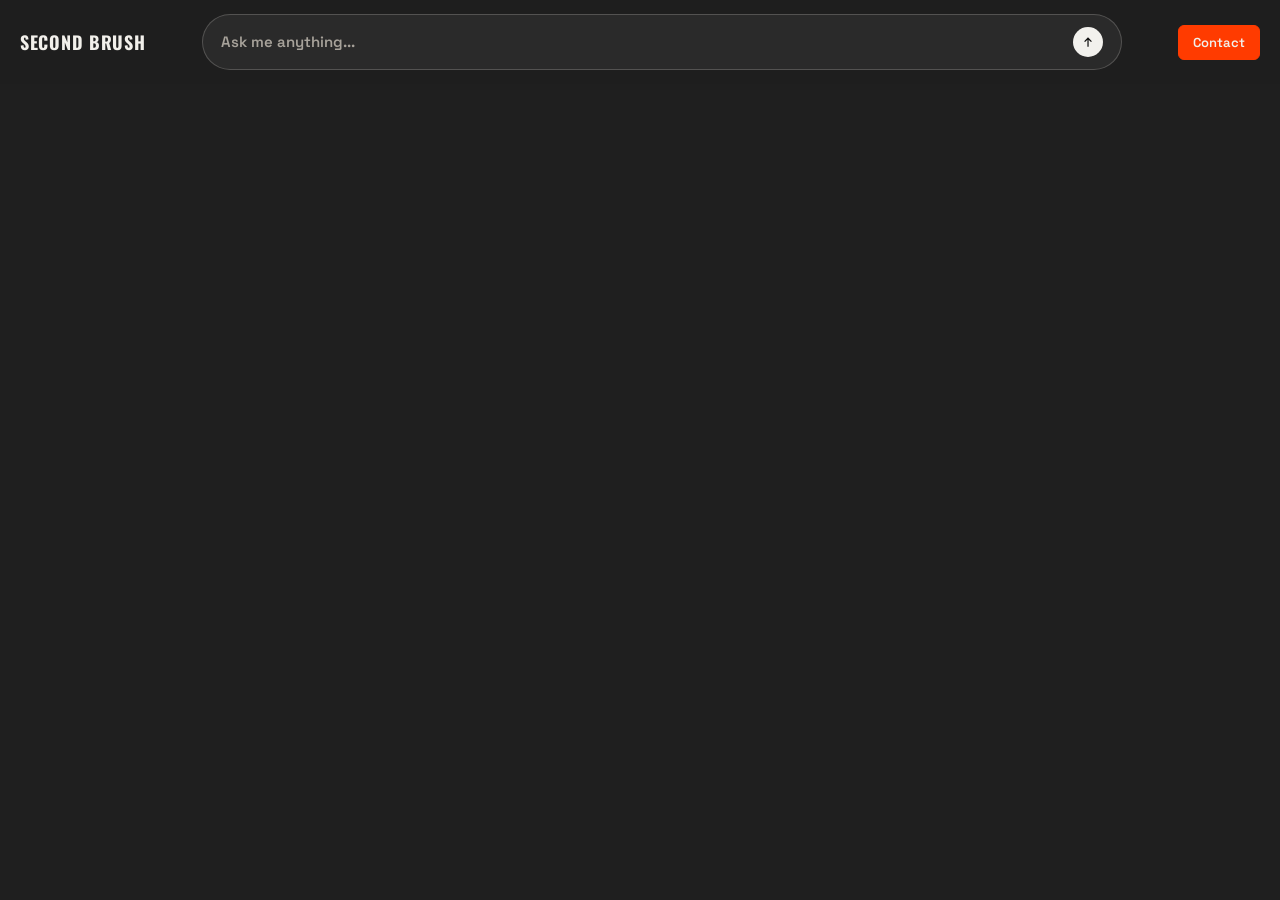
<file: official web/home/index.html>
<!doctype html>
<html lang="ko">
  <head>
    <meta charset="UTF-8" />
    <meta name="viewport" content="width=device-width, initial-scale=1.0" />
    <!-- Google Tag Manager -->
    <script>(function(w,d,s,l,i){w[l]=w[l]||[];w[l].push({'gtm.start':new Date().getTime(),event:'gtm.js'});var f=d.getElementsByTagName(s)[0],j=d.createElement(s),dl=l!='dataLayer'?'&l='+l:'';j.async=true;j.src='https://www.googletagmanager.com/gtm.js?id='+i+dl;f.parentNode.insertBefore(j,f);})(window,document,'script','dataLayer','GTM-KFZ3HS3B');</script>
    <!-- End Google Tag Manager -->
    <meta name="description" content="Second Brush 포트폴리오와 Daily Prompt 아카이브를 탐색하는 에디토리얼 피드." />
    <meta name="robots" content="index,follow" />
    <link rel="canonical" href="https://www.secondbrush.co.kr/home/" />
    <meta property="og:type" content="website" />
    <meta property="og:site_name" content="Second Brush" />
    <meta property="og:title" content="Second Brush" />
    <meta property="og:description" content="Second Brush 포트폴리오와 Daily Prompt 아카이브를 탐색하는 에디토리얼 피드." />
    <meta property="og:url" content="https://www.secondbrush.co.kr/home/" />
    <title>Second Brush</title>
    <link rel="icon" type="image/svg+xml" href="/assets/favicon.svg" />
    <link rel="preconnect" href="https://fonts.googleapis.com" />
    <link rel="preconnect" href="https://fonts.gstatic.com" crossorigin />
    <link
      href="https://fonts.googleapis.com/css2?family=EB+Garamond:ital,wght@0,400;1,400&family=JetBrains+Mono:wght@400&family=Oswald:wght@500;700&family=Space+Grotesk:wght@600&display=swap"
      rel="stylesheet"
    />
    <link rel="stylesheet" href="/src/style.css" />
  </head>
  <body>
    <!-- Google Tag Manager (noscript) -->
    <noscript><iframe src="https://www.googletagmanager.com/ns.html?id=GTM-KFZ3HS3B" height="0" width="0" style="display:none;visibility:hidden"></iframe></noscript>
    <!-- End Google Tag Manager (noscript) -->
    <header class="site-header">
      <a class="brand brand-glitch" href="/home/">
        <span class="glitch-text" data-text="SECOND BRUSH">SECOND BRUSH</span>
      </a>

      <a class="ask-bar" href="/home/" aria-label="Open ask assistant" data-track-event="cta_click" data-track-label="header_ask_bar">
        <span class="ask-bar-text">Ask me anything...</span>
        <span class="ask-send" aria-hidden="true">
          <svg viewBox="0 0 20 20" focusable="false" aria-hidden="true">
            <path d="m10 4.8 4.3 4.3-.95.95-2.65-2.65v7.75H9.35V7.4L6.7 10.05l-.95-.95z" />
          </svg>
        </span>
      </a>

      <nav class="header-actions" aria-label="Primary links">
        <a href="/contact/" class="contact-link" data-track-event="cta_click" data-track-label="header_contact">Contact</a>
      </nav>
    </header>

    <main class="layout">
      <section id="feed" class="feed" aria-live="polite"></section>
    </main>

    <template id="card-template">
      <article class="card">
        <div class="card-media-wrap"></div>
        <div class="card-meta">
          <p class="card-title"></p>
          <p class="card-type"></p>
        </div>
      </article>
    </template>

    <script src="/src/site.js"></script>
    <script type="module" src="/src/main.js"></script>
  </body>
</html>
</file>
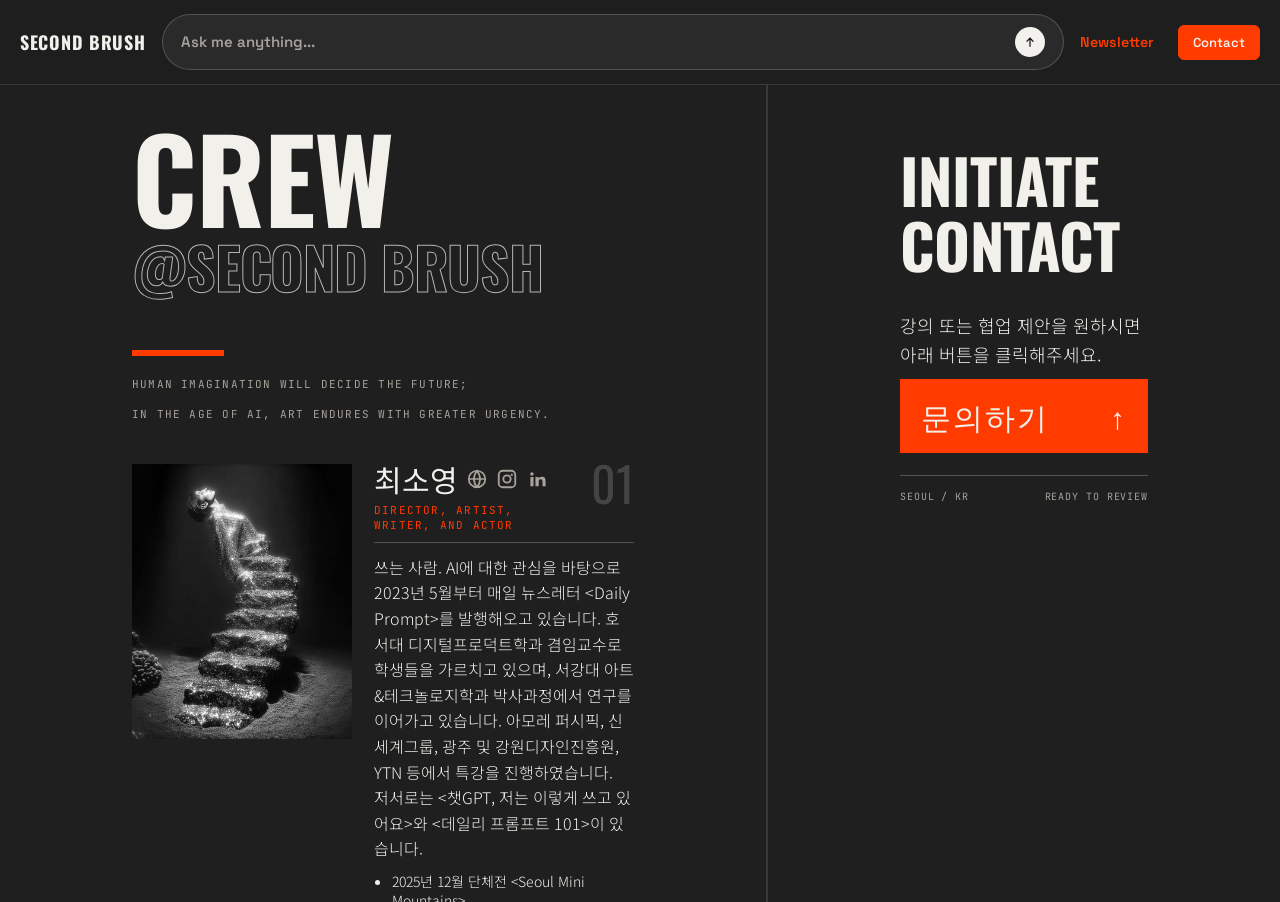
<file: contact.html>
<!doctype html>
<html lang="ko">
  <head>
    <meta charset="UTF-8" />
    <meta name="viewport" content="width=device-width, initial-scale=1.0" />
    <title>Second Brush | Contact</title>
    <link rel="canonical" href="https://www.secondbrush.co.kr/contact/" />
    <meta http-equiv="refresh" content="0; url=/contact/" />
    <script>
      window.location.replace('/contact/');
    </script>
  </head>
  <body>
    <a href="/contact/">Go to Contact</a>
  </body>
</html>
</file>
<file: src/style.css>
:root {
  --color-primary: #ff3b00;
  --color-bg: #1f1f1f;
  --color-surface: #2a2a2a;
  --color-ink: #f2f0eb;
  --color-muted: #a7a29a;
  --color-inverse: #f2f0eb;
  --radius-pill: 999px;
  --radius-soft: 6px;
}

* {
  box-sizing: border-box;
}

html,
body {
  margin: 0;
  padding: 0;
  background: var(--color-bg);
  color: var(--color-ink);
}

body {
  font-family: "EB Garamond", serif;
  line-height: 1.35;
}

.site-header {
  position: sticky;
  top: 0;
  z-index: 30;
  display: grid;
  grid-template-columns: auto 1fr auto;
  align-items: center;
  gap: 16px;
  padding: 14px 20px;
  background: rgba(31, 31, 31, 0.95);
  backdrop-filter: blur(6px);
}

.brand {
  color: var(--color-ink);
  text-decoration: none;
  font-family: "Oswald", sans-serif;
  font-weight: 700;
  font-size: 18px;
  letter-spacing: 0.04em;
  text-transform: uppercase;
  white-space: nowrap;
}

.brand-glitch {
  position: relative;
  isolation: isolate;
}

.brand-glitch .glitch-text {
  position: relative;
  display: inline-block;
}

.brand-glitch .glitch-text::before,
.brand-glitch .glitch-text::after {
  content: attr(data-text);
  position: absolute;
  inset: 0;
  pointer-events: none;
  opacity: 0;
}

.brand-glitch .glitch-text::before {
  color: rgba(255, 72, 72, 0.72);
}

.brand-glitch .glitch-text::after {
  color: rgba(120, 224, 255, 0.72);
}

.brand-glitch::after {
  content: "";
  position: absolute;
  inset: -1px 0;
  pointer-events: none;
  opacity: 0;
  background:
    repeating-linear-gradient(0deg, rgba(242, 240, 235, 0.08) 0 1px, transparent 1px 3px),
    linear-gradient(90deg, transparent 0%, rgba(242, 240, 235, 0.18) 48%, transparent 100%);
  mix-blend-mode: screen;
}

.brand-glitch:hover .glitch-text::before,
.brand-glitch:focus-visible .glitch-text::before {
  animation: glitch-rgb-a 600ms steps(2, end) 1;
}

.brand-glitch:hover .glitch-text::after,
.brand-glitch:focus-visible .glitch-text::after {
  animation: glitch-rgb-b 600ms steps(2, end) 1;
}

.brand-glitch:hover::after,
.brand-glitch:focus-visible::after {
  animation: glitch-noise 650ms steps(2, end) 1;
}

@keyframes glitch-rgb-a {
  0%, 87%, 100% {
    opacity: 0;
    transform: translate(0, 0);
    clip-path: inset(0 0 0 0);
    filter: blur(0);
  }
  89% {
    opacity: 0.55;
    transform: translate(-1px, 0);
    clip-path: inset(6% 0 64% 0);
  }
  91% {
    opacity: 0.45;
    transform: translate(1px, -0.2px);
    clip-path: inset(36% 0 36% 0);
    filter: blur(0.3px);
  }
  93% {
    opacity: 0.6;
    transform: translate(-1.4px, 0.2px);
    clip-path: inset(70% 0 8% 0);
    filter: blur(0);
  }
}

@keyframes glitch-rgb-b {
  0%, 88%, 100% {
    opacity: 0;
    transform: translate(0, 0);
    clip-path: inset(0 0 0 0);
    filter: blur(0);
  }
  90% {
    opacity: 0.55;
    transform: translate(1px, 0);
    clip-path: inset(18% 0 52% 0);
  }
  92% {
    opacity: 0.5;
    transform: translate(-0.8px, 0.1px);
    clip-path: inset(46% 0 22% 0);
    filter: blur(0.25px);
  }
  94% {
    opacity: 0.45;
    transform: translate(1.5px, -0.1px);
    clip-path: inset(74% 0 6% 0);
    filter: blur(0);
  }
}

@keyframes glitch-noise {
  0%, 100% {
    opacity: 0;
    transform: translateX(0);
  }
  16% {
    opacity: 0.24;
    transform: translateX(-1.2px);
  }
  30% {
    opacity: 0.08;
    transform: translateX(1px);
  }
  52% {
    opacity: 0.2;
    transform: translateX(-0.5px);
  }
  76% {
    opacity: 0.14;
    transform: translateX(0.8px);
  }
}

@media (prefers-reduced-motion: reduce) {
  .brand-glitch .glitch-text::before,
  .brand-glitch .glitch-text::after,
  .brand-glitch::after {
    animation: none;
    opacity: 0;
  }
}

.ask-bar {
  width: min(920px, 100%);
  justify-self: center;
  display: flex;
  align-items: center;
  justify-content: space-between;
  gap: 14px;
  border: 1px solid rgba(242, 240, 235, 0.2);
  background: var(--color-surface);
  color: var(--color-muted);
  text-decoration: none;
  text-align: left;
  padding: 12px 18px;
  border-radius: var(--radius-pill);
  font-family: "Space Grotesk", sans-serif;
  font-weight: 600;
  font-size: 15px;
  cursor: pointer;
}

.ask-bar:hover,
.ask-bar:focus-visible {
  border-color: rgba(242, 240, 235, 0.5);
  outline: none;
}

.ask-bar-text {
  min-width: 0;
  overflow: hidden;
  text-overflow: ellipsis;
  white-space: nowrap;
}

.ask-send {
  position: relative;
  width: 30px;
  height: 30px;
  flex: 0 0 30px;
  display: inline-flex;
  align-items: center;
  justify-content: center;
  border-radius: 999px;
  background: #f2f1ed;
  color: #0f0f0f;
  transition: transform 140ms ease, background-color 140ms ease;
}

.ask-send svg {
  width: 18px;
  height: 18px;
  fill: currentColor;
}

.ask-bar:hover .ask-send,
.ask-bar:focus-visible .ask-send {
  transform: translateY(-1px);
  background: #f7f6f2;
}

.ask-modal {
  position: fixed;
  inset: 0;
  z-index: 120;
  display: none;
  align-items: center;
  justify-content: center;
  padding: 20px;
}

.ask-modal.is-open {
  display: flex;
}

.ask-modal-backdrop {
  position: absolute;
  inset: 0;
  background: rgba(8, 8, 8, 0.64);
  backdrop-filter: blur(3px);
}

.ask-modal-panel {
  position: relative;
  width: min(760px, 100%);
  min-height: min(72vh, 620px);
  max-height: min(80vh, 760px);
  border: 1px solid #cfcfc9;
  background: #f2f1ed;
  color: #0f0f0f;
  display: grid;
  grid-template-rows: auto 1fr auto;
  overflow: hidden;
  border-radius: 18px;
  box-shadow: 0 16px 46px rgba(0, 0, 0, 0.4);
}

.ask-modal-header {
  display: flex;
  align-items: center;
  justify-content: space-between;
  padding: 12px 14px;
  border-bottom: 1px solid #d8d7d1;
}

.ask-agent {
  display: flex;
  align-items: center;
  gap: 10px;
}

.ask-agent-avatar {
  width: 28px;
  height: 28px;
  border-radius: 50%;
  object-fit: cover;
  border: 1px solid rgba(15, 15, 15, 0.14);
}

.ask-modal-title {
  margin: 0;
  font-family: "Space Grotesk", sans-serif;
  font-size: 15px;
  letter-spacing: 0.02em;
  color: #141414;
}

.ask-modal-close {
  border: 0;
  background: transparent;
  color: #5f5f5f;
  font-family: "JetBrains Mono", monospace;
  font-size: 12px;
  cursor: pointer;
}

.ask-modal-close:hover,
.ask-modal-close:focus-visible {
  color: var(--color-primary);
  outline: none;
}

.ask-chat-log {
  overflow: auto;
  padding: 16px 16px 18px;
  display: flex;
  flex-direction: column;
  gap: 12px;
  background: #f7f6f2;
  min-height: 0;
}

.chat-msg {
  width: fit-content;
  max-width: min(88%, 560px);
  padding: 11px 13px;
  border: 1px solid #cfcfc9;
  background: #e7e6e1;
  font-size: 13.5px;
  line-height: 1.5;
  font-family: "Noto Sans KR", sans-serif;
  font-weight: 400;
  white-space: pre-line;
  border-radius: 14px;
  color: #0f0f0f;
}

.chat-msg.user {
  align-self: flex-end;
  background: var(--color-primary);
  color: var(--color-inverse);
  border-color: var(--color-primary);
  border-bottom-right-radius: 6px;
}

.chat-msg.assistant {
  align-self: flex-start;
  background: #e2e1dc;
  border-bottom-left-radius: 6px;
  max-width: 50%;
}

.chat-msg strong {
  font-family: "Space Grotesk", sans-serif;
  font-size: 14px;
}

.chat-name {
  display: inline-block;
  margin-bottom: 0;
  color: #414141;
  font-family: "JetBrains Mono", monospace;
  font-size: 11px;
  letter-spacing: 0.03em;
}

.chat-head {
  display: inline-flex;
  align-items: center;
  gap: 8px;
  margin-bottom: 6px;
}

.chat-avatar {
  width: 20px;
  height: 20px;
  border-radius: 50%;
  object-fit: cover;
  border: 1px solid rgba(15, 15, 15, 0.14);
}

.chat-inline-actions {
  display: flex;
  flex-wrap: wrap;
  gap: 8px;
  margin-top: 10px;
}

.chat-inline-actions button {
  border: 1px solid var(--color-primary);
  background: var(--color-primary);
  color: var(--color-inverse);
  padding: 7px 11px;
  font-family: "Space Grotesk", sans-serif;
  font-size: 12px;
  border-radius: 999px;
  cursor: pointer;
  transition: background-color 140ms ease, color 140ms ease, border-color 140ms ease;
}

.chat-inline-actions button:hover,
.chat-inline-actions button:focus-visible {
  border-color: var(--color-primary);
  background: #f4f3ef;
  color: var(--color-primary);
  outline: none;
}

.chat-inline-link {
  color: var(--color-primary);
  text-decoration: underline;
  text-underline-offset: 2px;
}

.chat-inline-link:hover,
.chat-inline-link:focus-visible {
  color: #d93500;
  outline: none;
}

.ask-quick {
  display: flex;
  flex-wrap: wrap;
  justify-content: flex-end;
  gap: 8px;
  padding: 12px 14px 14px;
  padding-left: max(14px, 50%);
  border-top: 1px solid #d8d7d1;
  background: #eceae4;
}

.ask-quick button {
  width: auto;
  text-align: left;
  border: 1px solid var(--color-primary);
  background: var(--color-primary);
  color: var(--color-inverse);
  padding: 9px 12px;
  font-family: "Space Grotesk", sans-serif;
  font-size: 13px;
  cursor: pointer;
  border-radius: 999px;
  transition: background-color 140ms ease, color 140ms ease, border-color 140ms ease;
}

.ask-quick button:hover,
.ask-quick button:focus-visible {
  border-color: var(--color-primary);
  background: #f6f5f1;
  color: var(--color-primary);
  outline: none;
}

.ask-quick button:disabled {
  opacity: 0.58;
  cursor: default;
}

@media (max-width: 780px) {
  .chat-msg.assistant {
    max-width: 82%;
  }

  .ask-quick {
    padding-left: 14px;
  }
}

.header-actions {
  display: flex;
  align-items: center;
  gap: 24px;
}

.icon-btn {
  width: 22px;
  height: 22px;
  display: grid;
  place-items: center;
  border: 0;
  border-radius: 0;
  background: transparent;
  color: var(--color-muted);
  text-decoration: none;
  cursor: pointer;
  transition: color 140ms ease;
}

.icon-btn svg {
  width: 22px;
  height: 22px;
  fill: currentColor;
}

.icon-btn:hover,
.icon-btn:focus-visible {
  color: var(--color-ink);
}

.layout {
  padding: 14px 20px 40px;
}

.feed {
  display: grid;
  grid-template-columns: repeat(5, minmax(0, 1fr));
  gap: 22px;
  position: relative;
  min-height: 140px;
  align-items: start;
}

.feed-col {
  display: flex;
  flex-direction: column;
  gap: 22px;
  min-width: 0;
}

.feed-loading {
  grid-column: 1 / -1;
  display: inline-flex;
  align-items: center;
  gap: 10px;
  margin: 8px 0 14px;
  padding: 10px 14px;
  font-family: "JetBrains Mono", monospace;
  font-size: 12px;
  letter-spacing: 0.02em;
  color: var(--color-muted);
  background: rgba(255, 255, 255, 0.48);
  border: 1px solid rgba(15, 15, 15, 0.1);
  border-radius: var(--radius-soft);
}

.feed-loading::before {
  content: "";
  width: 14px;
  height: 14px;
  border-radius: 50%;
  border: 2px solid rgba(15, 15, 15, 0.22);
  border-top-color: var(--color-primary);
  animation: feed-spin 0.8s linear infinite;
}

@keyframes feed-spin {
  to {
    transform: rotate(360deg);
  }
}

.card {
  margin: 0;
  background: var(--color-surface);
  border-radius: var(--radius-soft);
  overflow: clip;
  position: relative;
}

.card-enter {
  opacity: 0;
  transform: translateY(26px) scale(0.985);
  transition:
    opacity 540ms ease,
    transform 720ms cubic-bezier(0.2, 1.18, 0.34, 1);
  transition-delay: var(--enter-delay, 0ms);
  will-change: transform, opacity;
}

.card-enter.is-visible {
  opacity: 1;
  transform: translateY(0) scale(1);
}

.card-media-wrap {
  position: relative;
  overflow: hidden;
  background: #2f3134;
}

.card-media-wrap::before {
  content: "";
  position: absolute;
  inset: 0;
  background:
    radial-gradient(120% 90% at 0% 0%, rgba(255, 255, 255, 0.12) 0%, transparent 54%),
    linear-gradient(135deg, #2f3134 0%, #3a3d41 45%, #2a2c2f 100%);
  opacity: 0;
  transition: opacity 240ms ease;
  pointer-events: none;
  z-index: 1;
}

.card-media-wrap::after {
  content: "";
  position: absolute;
  top: 0;
  bottom: 0;
  left: -140%;
  width: 120%;
  background: linear-gradient(
    90deg,
    transparent 0%,
    rgba(255, 255, 255, 0.09) 45%,
    rgba(255, 255, 255, 0.24) 50%,
    rgba(255, 255, 255, 0.09) 55%,
    transparent 100%
  );
  opacity: 0;
  pointer-events: none;
  z-index: 2;
  transition: opacity 240ms ease;
}

.card-media {
  display: block;
  width: 100%;
  height: auto;
  object-fit: cover;
  border-radius: var(--radius-soft);
  opacity: 1;
  filter: blur(0);
  transform: scale(1);
  transition: opacity 300ms ease, filter 420ms ease, transform 420ms ease;
  position: relative;
  z-index: 0;
}

.card-media.video {
  cursor: pointer;
}

.card.is-loading .card-media-wrap::before,
.card.is-soft-fallback .card-media-wrap::before {
  opacity: 1;
}

.card.is-loading .card-media-wrap::after {
  opacity: 1;
  animation: card-shimmer 1.35s linear infinite;
}

.card.is-loading .card-media {
  opacity: 0.42;
  filter: blur(10px) saturate(0.86);
  transform: scale(1.025);
}

.card.is-soft-fallback .card-media {
  opacity: 0;
}

.card.is-loaded .card-media-wrap::before,
.card.is-loaded .card-media-wrap::after {
  opacity: 0;
  animation: none;
}

.card.is-loaded .card-media {
  opacity: 1;
  filter: blur(0);
  transform: scale(1);
}

.card-soft-fallback-label {
  position: absolute;
  left: 12px;
  bottom: 12px;
  z-index: 3;
  font-family: "JetBrains Mono", monospace;
  font-size: 11px;
  color: rgba(242, 240, 235, 0.82);
  letter-spacing: 0.04em;
  text-transform: uppercase;
  opacity: 0;
  transform: translateY(4px);
  transition: opacity 180ms ease, transform 180ms ease;
  pointer-events: none;
}

.card.is-soft-fallback .card-soft-fallback-label {
  opacity: 1;
  transform: translateY(0);
}

@keyframes card-shimmer {
  0% {
    left: -140%;
  }
  100% {
    left: 130%;
  }
}

.card.text-only {
  background: var(--color-primary);
  color: var(--color-inverse);
  min-height: 126px;
  display: grid;
  align-content: end;
}

.card.text-only .card-meta {
  padding-top: 14px;
}

.card-meta {
  position: absolute;
  left: 0;
  right: 0;
  bottom: 0;
  padding: 12px;
  background: linear-gradient(180deg, rgba(15, 15, 15, 0) 0%, rgba(15, 15, 15, 0.78) 100%);
  color: var(--color-inverse);
  opacity: 0;
  transform: translateY(8px);
  transition: opacity 140ms ease, transform 140ms ease;
}

.card:hover .card-meta,
.card:focus-within .card-meta {
  opacity: 1;
  transform: translateY(0);
}

.card-title {
  margin: 0;
  font-family: "Space Grotesk", sans-serif;
  font-weight: 600;
  font-size: 16px;
  line-height: 1.2;
}

.card-type {
  margin: 6px 0 0;
  color: rgba(242, 240, 235, 0.72);
  font-family: "JetBrains Mono", monospace;
  font-size: 11px;
  text-transform: uppercase;
  letter-spacing: 0.08em;
}

.card.text-only .card-type {
  color: rgba(242, 240, 235, 0.76);
}

.card.text-only .card-meta {
  position: static;
  background: transparent;
  opacity: 1;
  transform: none;
}

@media (max-width: 1200px) {
  .feed {
    grid-template-columns: repeat(4, minmax(0, 1fr));
  }
}

@media (max-width: 960px) {
  .feed {
    grid-template-columns: repeat(3, minmax(0, 1fr));
    gap: 18px;
  }

  .feed-col {
    gap: 18px;
  }

  .site-header {
    grid-template-columns: 1fr auto;
    gap: 10px;
  }

  .ask-bar {
    grid-column: 1 / -1;
    width: 100%;
    order: 3;
  }
}

@media (max-width: 640px) {
  .feed {
    grid-template-columns: repeat(2, minmax(0, 1fr));
    gap: 14px;
  }

  .feed-col {
    gap: 14px;
  }

  .layout,
  .site-header {
    padding-left: 14px;
    padding-right: 14px;
  }
}

@media (max-width: 420px) {
  .feed {
    grid-template-columns: 1fr;
  }
}

@media (prefers-reduced-motion: reduce) {
  .card-enter {
    opacity: 1;
    transform: none;
    transition: none;
  }

  .card.is-loading .card-media-wrap::after {
    animation: none;
    opacity: 0;
  }
}

.nav-link {
  color: var(--color-primary);
  text-decoration: none;
  font-family: "Space Grotesk", sans-serif;
  font-weight: 600;
  font-size: 14.3px;
  line-height: 1;
  padding: 10px 0;
  transition: opacity 140ms ease;
}

.nav-link:hover,
.nav-link:focus-visible {
  opacity: 0.6;
  outline: none;
}

.contact-link {
  color: var(--color-inverse);
  text-decoration: none;
  font-family: "Space Grotesk", sans-serif;
  font-weight: 600;
  font-size: 13px;
  line-height: 1;
  padding: 10px 14px;
  border: 1px solid var(--color-primary);
  background: var(--color-primary);
  border-radius: var(--radius-soft);
  transition: background-color 140ms ease, color 140ms ease, border-color 140ms ease;
}

.contact-link:hover,
.contact-link:focus-visible {
  background: transparent;
  color: var(--color-primary);
  border-color: var(--color-primary);
  outline: none;
}

.contact-link.is-active {
  color: var(--color-inverse);
  background: var(--color-primary);
  border-color: var(--color-primary);
}

.contact-layout {
  max-width: 920px;
  padding: 52px 20px 60px;
  margin: 0 auto;
}

.contact-hero {
  background: var(--color-surface);
  padding: 22px;
}

.contact-kicker {
  margin: 0 0 8px;
  color: var(--color-muted);
  font-family: "JetBrains Mono", monospace;
  font-size: 12px;
  text-transform: uppercase;
  letter-spacing: 0.08em;
}

.contact-hero h1 {
  margin: 0 0 14px;
  font-family: "Oswald", sans-serif;
  font-weight: 700;
  font-size: clamp(34px, 7vw, 74px);
  line-height: 0.95;
}

.contact-hero p {
  margin: 0 0 12px;
  font-size: 22px;
  color: var(--color-ink);
}

.contact-hero p:last-child {
  margin-bottom: 0;
}

.contact-list {
  margin: 18px 0 0;
  padding-left: 18px;
  color: var(--color-muted);
  font-size: 18px;
}

.contact-list li {
  margin-bottom: 8px;
}

.contact-actions {
  display: grid;
  grid-template-columns: 1fr 1fr;
  gap: 12px;
  margin-top: 14px;
}

.cta-btn {
  display: inline-flex;
  justify-content: center;
  align-items: center;
  min-height: 56px;
  padding: 10px 14px;
  text-decoration: none;
  border: 1px solid rgba(242, 240, 235, 0.2);
  background: #222;
  color: var(--color-inverse);
  font-family: "Space Grotesk", sans-serif;
  font-weight: 600;
}

.cta-btn.primary {
  background: var(--color-primary);
  border-color: transparent;
}

@media (max-width: 640px) {
  .contact-actions {
    grid-template-columns: 1fr;
  }
}

.card-link {
  cursor: pointer;
}

.card-link:focus-visible {
  outline: 2px solid var(--color-primary);
  outline-offset: -2px;
}

@media (max-width: 960px) {
  .header-actions {
    justify-self: end;
  }
}

/* Contact editorial layout (stitch-like) */
.contact-editorial {
  min-height: calc(100vh - 76px);
  display: grid;
  grid-template-columns: 1fr 1fr;
  border-top: 1px solid rgba(242, 240, 235, 0.12);
  height: calc(100vh - 76px);
  overflow: hidden;
}

.contact-left,
.contact-right {
  padding: 32px 132px;
  height: 100%;
}

.contact-left {
  border-right: 1px solid rgba(242, 240, 235, 0.12);
  overflow-y: auto;
  -ms-overflow-style: none;
  scrollbar-width: none;
}

.contact-left::-webkit-scrollbar {
  width: 0;
  height: 0;
}

.contact-left-inner,
.contact-right-inner {
  max-width: 620px;
  margin: 0 auto;
}

.contact-right {
  overflow: hidden;
}

.contact-right-inner {
  position: sticky;
  top: 18px;
}

.founder-block {
  margin-bottom: 56px;
}

.crew-row {
  display: grid;
  grid-template-columns: minmax(180px, 280px) 1fr;
  gap: 16px;
  align-items: start;
}

.eyebrow {
  margin: 0 0 12px;
  font-family: "JetBrains Mono", monospace;
  font-size: 11px;
  letter-spacing: 0.11em;
  color: var(--color-muted);
  text-transform: uppercase;
}

.portrait-wrap {
  width: 100%;
  aspect-ratio: 4 / 5;
  overflow: hidden;
  margin-bottom: 16px;
  background: #161616;
}

.portrait-wrap img {
  width: 100%;
  height: 100%;
  object-fit: cover;
  filter: grayscale(1) contrast(1.15);
}

.founder-copy {
  margin: 0;
  font-size: clamp(15px, 1.5vw, 22px);
  line-height: 1.2;
  color: var(--color-ink);
}

.crew-meta h3 {
  margin: 0 0 8px;
  font-family: "Space Grotesk", sans-serif;
  font-size: 30px;
  line-height: 1;
}

.crew-meta p {
  margin: 0 0 4px;
  font-size: 17px;
  color: var(--color-ink);
}

.social-row {
  display: flex;
  gap: 10px;
  margin: 10px 0 12px;
}

.social-icon {
  width: 22px;
  height: 22px;
  display: inline-flex;
  align-items: center;
  justify-content: center;
  color: var(--color-muted);
  text-decoration: none;
}

.social-icon svg {
  width: 22px;
  height: 22px;
  fill: currentColor;
}

.social-icon svg.icon-stroke {
  fill: none;
  stroke: currentColor;
  stroke-width: 1.9;
  stroke-linecap: round;
  stroke-linejoin: round;
}

.social-icon:hover,
.social-icon:focus-visible {
  color: var(--color-primary);
  outline: none;
}

.crew-books-title {
  margin-top: 6px;
  font-family: "JetBrains Mono", monospace;
  font-size: 11px;
  letter-spacing: 0.1em;
  text-transform: uppercase;
  color: var(--color-muted);
}

.crew-books {
  margin: 6px 0 0;
  padding-left: 18px;
  font-size: 15px;
  color: var(--color-ink);
}

.crew-books li {
  margin-bottom: 4px;
}

.email-hero {
  display: inline-block;
  margin: 8px 0 16px;
  text-decoration: none;
  color: var(--color-ink);
  font-family: "Space Grotesk", sans-serif;
  font-weight: 600;
  font-size: clamp(42px, 5vw, 88px);
  line-height: 0.94;
  letter-spacing: -0.03em;
}

.email-hero:hover,
.email-hero:focus-visible {
  color: var(--color-primary);
  outline: none;
}

.contact-intro {
  margin: 0 0 26px;
  font-size: 22px;
  color: var(--color-muted);
}

.contact-form {
  margin-top: 20px;
  display: grid;
  gap: 10px;
}

.contact-form input,
.contact-form textarea {
  width: 100%;
  background: transparent;
  color: var(--color-ink);
  border: 0;
  border-bottom: 1px solid rgba(242, 240, 235, 0.3);
  padding: 10px 2px;
  font-family: "JetBrains Mono", monospace;
  font-size: 13px;
  letter-spacing: 0.06em;
  text-transform: uppercase;
}

.contact-form textarea {
  resize: vertical;
  min-height: 44px;
}

.contact-map {
  position: relative;
  height: 260px;
  border-top: 1px solid rgba(242, 240, 235, 0.12);
  overflow: hidden;
}

.contact-map img {
  width: 100%;
  height: 100%;
  object-fit: cover;
  filter: grayscale(1) contrast(1.2);
}

.contact-map span {
  position: absolute;
  left: 16px;
  bottom: 16px;
  background: rgba(31, 31, 31, 0.9);
  border: 1px solid rgba(242, 240, 235, 0.18);
  color: var(--color-ink);
  font-family: "JetBrains Mono", monospace;
  font-size: 10px;
  text-transform: uppercase;
  letter-spacing: 0.1em;
  padding: 8px 10px;
}

@media (max-width: 980px) {
  .contact-editorial {
    grid-template-columns: 1fr;
    height: auto;
    overflow: visible;
  }

  .contact-left {
    border-right: 0;
    border-bottom: 1px solid rgba(242, 240, 235, 0.12);
    overflow: visible;
    height: auto;
  }

  .contact-right {
    height: auto;
    overflow: visible;
  }

  .contact-right-inner {
    position: static;
  }

  .portrait-wrap {
    width: 100%;
  }

  .crew-row {
    grid-template-columns: 1fr;
  }
}

@media (max-width: 640px) {
  .contact-left,
  .contact-right {
    padding-left: 14px;
    padding-right: 14px;
  }
}

/* Contact page layout-only override */
.contact-page .contact-editorial {
  grid-template-columns: 60% 40%;
  min-height: calc(100vh - 82px);
  height: calc(100vh - 82px);
}

.contact-page .contact-left {
  border-right-width: 2px;
}

.contact-page .contact-left-inner {
  max-width: 100%;
}

.contact-page .founder-block {
  padding-bottom: 28px;
  border-bottom: 1px solid rgba(242, 240, 235, 0.12);
}

.contact-page .founder-block:last-child {
  border-bottom: 0;
}

.contact-page .crew-row {
  grid-template-columns: 220px 1fr;
  gap: 18px;
}

.contact-page .portrait-wrap {
  margin-bottom: 0;
}

.contact-page .crew-meta h3 {
  text-transform: none;
  font-size: 26px;
}

.contact-page .crew-meta p:not(.crew-role) {
  font-size: 16px;
}

.contact-page .crew-books {
  font-size: 14px;
  font-family: "Noto Sans KR", sans-serif;
  font-weight: 300;
}

.contact-page .contact-right-inner {
  top: 30px;
}

.contact-page .contact-side-title {
  margin: 0 0 8px;
  font-family: "Oswald", sans-serif;
  font-size: clamp(30px, 4.2vw, 56px);
  line-height: 0.92;
  letter-spacing: 0;
}

.contact-page .email-hero {
  font-family: "Space Grotesk", sans-serif;
  font-size: clamp(26px, 3.2vw, 46px);
}

.contact-page .contact-intro {
  border-left: 2px solid currentColor;
  padding-left: 12px;
}

@media (max-width: 980px) {
  .contact-page .contact-editorial {
    grid-template-columns: 1fr;
    height: auto;
  }

  .contact-page .crew-row {
    grid-template-columns: 1fr;
  }
}

/* Contact page: PRD-inspired layout with existing dark design tokens */
.contact-page .contact-editorial-modern {
  grid-template-columns: 60% 40%;
}

.contact-page .contact-left-intro {
  margin-bottom: 34px;
}

.contact-page .contact-manifest-title {
  margin: 0;
  font-family: "Oswald", sans-serif;
  font-size: clamp(56px, 9vw, 116px);
  line-height: 1.03;
  letter-spacing: -0.01em;
}

.contact-page .contact-manifest-title span {
  display: block;
  font-size: 0.5em;
  line-height: 1.05;
  color: transparent;
  -webkit-text-stroke: 1px rgba(242, 240, 235, 0.72);
}

.contact-page .contact-rule {
  width: 92px;
  height: 6px;
  background: var(--color-primary);
  margin: 54px 0 14px;
}

.contact-page .contact-left-intro .eyebrow {
  line-height: 2.7;
}

.contact-page .crew-card {
  border-bottom: 1px solid rgba(242, 240, 235, 0.12);
  padding-bottom: 52px;
  margin-bottom: 52px;
}

.contact-page .crew-card:last-child {
  border-bottom: 0;
  margin-bottom: 0;
}

.contact-page .crew-row {
  grid-template-columns: 220px 1fr;
  gap: 22px;
}

.contact-page .portrait-wrap {
  margin-bottom: 0;
}

.contact-page .crew-head {
  display: flex;
  justify-content: space-between;
  align-items: flex-start;
  border-bottom: 1px solid rgba(242, 240, 235, 0.24);
  margin-bottom: 12px;
  padding-bottom: 9px;
  gap: 12px;
}

.contact-page .crew-meta h3 {
  margin: 0;
  font-size: 30px;
  line-height: 1;
  font-family: "Noto Sans KR", sans-serif;
  font-weight: 400;
}

.contact-page .crew-name-line {
  display: inline-flex;
  align-items: center;
  gap: 8px;
}

.contact-page .crew-meta p.crew-role {
  margin: 6px 0 0;
  color: var(--color-primary);
  font-family: "JetBrains Mono", monospace;
  font-size: 11px;
  letter-spacing: 0.11em;
  text-transform: uppercase;
}

.contact-page .crew-no {
  font-family: "Oswald", sans-serif;
  font-size: 48px;
  line-height: 0.8;
  color: rgba(242, 240, 235, 0.18);
}

.contact-page .crew-bio {
  margin: 0 0 10px;
  font-size: 18px;
  line-height: 1.6;
  font-family: "Noto Sans KR", sans-serif;
  font-weight: 300;
  color: var(--color-ink);
}

.contact-page .crew-tags {
  margin-top: 12px;
  display: flex;
  flex-wrap: wrap;
  gap: 7px;
}

.contact-page .crew-tags span {
  border: 1px solid rgba(242, 240, 235, 0.34);
  padding: 4px 8px;
  font-family: "JetBrains Mono", monospace;
  font-size: 10px;
  letter-spacing: 0.09em;
  text-transform: uppercase;
}

.contact-page .crew-tags .is-accent {
  border-color: var(--color-primary);
  background: var(--color-primary);
  color: var(--color-inverse);
}

.contact-page .contact-guide {
  margin: 0 0 10px;
  font-size: 18px;
  line-height: 1.6;
  font-family: "Noto Sans KR", sans-serif;
  font-weight: 300;
  color: var(--color-ink);
}

.contact-page .contact-panel {
  max-width: 540px;
}

.contact-page .contact-side-title {
  font-size: clamp(38px, 4.8vw, 72px);
  line-height: 1.06;
  letter-spacing: -0.01em;
  margin-left: 0;
  margin-bottom: 34px;
}

.contact-page .contact-intro {
  margin-top: 6px;
  border-left: 0;
  padding-left: 0;
  font-size: 16px;
}

.contact-page .contact-form-modern {
  margin-top: 18px;
  gap: 16px;
}

.contact-page .contact-form-modern input,
.contact-page .contact-form-modern textarea {
  padding: 12px 2px;
  border-bottom: 1px solid rgba(242, 240, 235, 0.25);
  font-family: "Space Grotesk", sans-serif;
  font-size: 20px;
  letter-spacing: 0.02em;
  text-transform: none;
}

.contact-page .contact-form-modern textarea {
  min-height: 70px;
}

.contact-page .contact-submit {
  text-decoration: none;
  margin-top: 8px;
  height: 74px;
  border: 1px solid var(--color-primary);
  background: var(--color-primary);
  color: var(--color-inverse);
  display: flex;
  align-items: center;
  justify-content: space-between;
  padding: 0 20px;
  font-family: "Oswald", sans-serif;
  font-size: 30px;
  letter-spacing: 0.07em;
  cursor: pointer;
  transition: background-color 140ms ease, border-color 140ms ease;
}

.contact-page .contact-submit:hover,
.contact-page .contact-submit:focus-visible {
  background: #0f0f0f;
  border-color: #0f0f0f;
  outline: none;
}

.contact-page .contact-foot-meta {
  margin-top: 22px;
  padding-top: 14px;
  border-top: 1px solid rgba(242, 240, 235, 0.24);
  display: flex;
  justify-content: space-between;
  font-family: "JetBrains Mono", monospace;
  font-size: 10px;
  letter-spacing: 0.09em;
  text-transform: uppercase;
  color: var(--color-muted);
}

@media (max-width: 980px) {
  .contact-page .contact-editorial-modern {
    grid-template-columns: 1fr;
    height: auto;
  }

  .contact-page .crew-row {
    grid-template-columns: 1fr;
    gap: 14px;
  }

  .contact-page .contact-form-modern input,
  .contact-page .contact-form-modern textarea {
    font-size: 17px;
  }

  .contact-page .contact-submit {
    font-size: 24px;
    height: 66px;
  }

}
</file>
